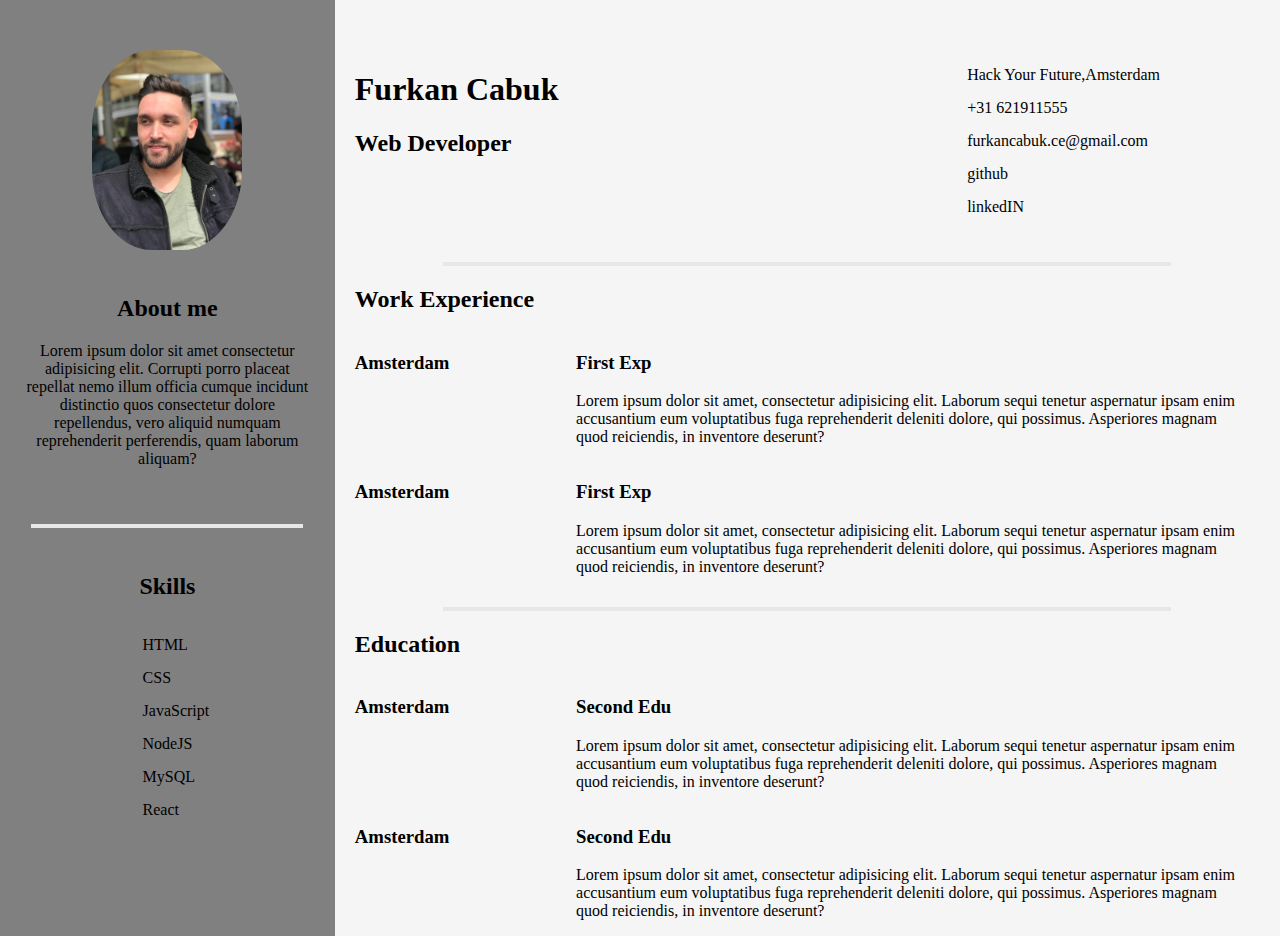
<file: week1/Digital Resume/index.html>
<!DOCTYPE html>
<html lang="en">
  <head>
    <meta charset="UTF-8" />
    <meta http-equiv="X-UA-Compatible" content="IE=edge" />
    <meta name="viewport" content="width=device-width, initial-scale=1.0" />
    <title>Document</title>
    <link rel="stylesheet" href="style.css" />
  </head>
  <body>
    <div class="main-div">
      <!-- LEFT PART-->
      <section class="section-left-part">
        <!-- PP DIV-->
        <div class="pp-div">
          <img src="images/pp.jpeg" alt="profile-pic" />
        </div>
        <!-- ABOUT ME-->
        <article class="article-about-me">
          <h2>About me</h2>
          <p>
            Lorem ipsum dolor sit amet consectetur adipisicing elit. Corrupti
            porro placeat repellat nemo illum officia cumque incidunt distinctio
            quos consectetur dolore repellendus, vero aliquid numquam
            reprehenderit perferendis, quam laborum aliquam?
          </p>
        </article>
        <hr />
        <!-- SKILLS-->
        <article class="article-skills">
          <h2>Skills</h2>
          <ul>
            <li>HTML</li>
            <li>CSS</li>
            <li>JavaScript</li>
            <li>NodeJS</li>
            <li>MySQL</li>
            <li>React</li>
          </ul>
        </article>
      </section>
      <!-- RIGHT PART-->
      <section class="section-right-part">
        <!-- Right Upper div-->
        <div class="rigt-upper-div">
          <!-- Name-->
          <div class="name">
            <h1>Furkan Cabuk</h1>
            <h2>Web Developer</h2>
          </div>
          <!-- Contact details-->
          <div class="contact-deatils">
            <ul>
              <li>Hack Your Future,Amsterdam</li>
              <li>+31 621911555</li>
              <li>furkancabuk.ce@gmail.com</li>
              <li>github</li>
              <li>linkedIN</li>
            </ul>
          </div>
        </div>
        <hr />
        <!--Right Mid Div-->
        <div class="rigt-mid-div">
          <section class="section-work-experience">
            <h2>Work Experience</h2>
            <div class="div-wrapper">
              <div class="place">
                <h3>Amsterdam</h3>
              </div>
              <article class="article-experience">
                <h3>First Exp</h3>
                <p>
                  Lorem ipsum dolor sit amet, consectetur adipisicing elit.
                  Laborum sequi tenetur aspernatur ipsam enim accusantium eum
                  voluptatibus fuga reprehenderit deleniti dolore, qui possimus.
                  Asperiores magnam quod reiciendis, in inventore deserunt?
                </p>
              </article>
            </div>

            <div class="div-wrapper">
              <div class="place">
                <h3>Amsterdam</h3>
              </div>
              <article class="article-experience">
                <h3>First Exp</h3>
                <p>
                  Lorem ipsum dolor sit amet, consectetur adipisicing elit.
                  Laborum sequi tenetur aspernatur ipsam enim accusantium eum
                  voluptatibus fuga reprehenderit deleniti dolore, qui possimus.
                  Asperiores magnam quod reiciendis, in inventore deserunt?
                </p>
              </article>
            </div>
          </section>
        </div>
        <div class="bottom">
          <hr />
          <section class="section-education">
            <h2>Education</h2>
            <div class="div-wrapper">
              <div class="place">
                <h3>Amsterdam</h3>
              </div>
              <article class="article-education">
                <h3>Second Edu</h3>
                <p>
                  Lorem ipsum dolor sit amet, consectetur adipisicing elit.
                  Laborum sequi tenetur aspernatur ipsam enim accusantium eum
                  voluptatibus fuga reprehenderit deleniti dolore, qui possimus.
                  Asperiores magnam quod reiciendis, in inventore deserunt?
                </p>
              </article>
            </div>
            <div class="div-wrapper">
              <div class="place">
                <h3>Amsterdam</h3>
              </div>
              <article class="article-education">
                <h3>Second Edu</h3>
                <p>
                  Lorem ipsum dolor sit amet, consectetur adipisicing elit.
                  Laborum sequi tenetur aspernatur ipsam enim accusantium eum
                  voluptatibus fuga reprehenderit deleniti dolore, qui possimus.
                  Asperiores magnam quod reiciendis, in inventore deserunt?
                </p>
              </article>
            </div>
          </section>
        </div>
      </section>
    </div>
  </body>
</html>
</file>
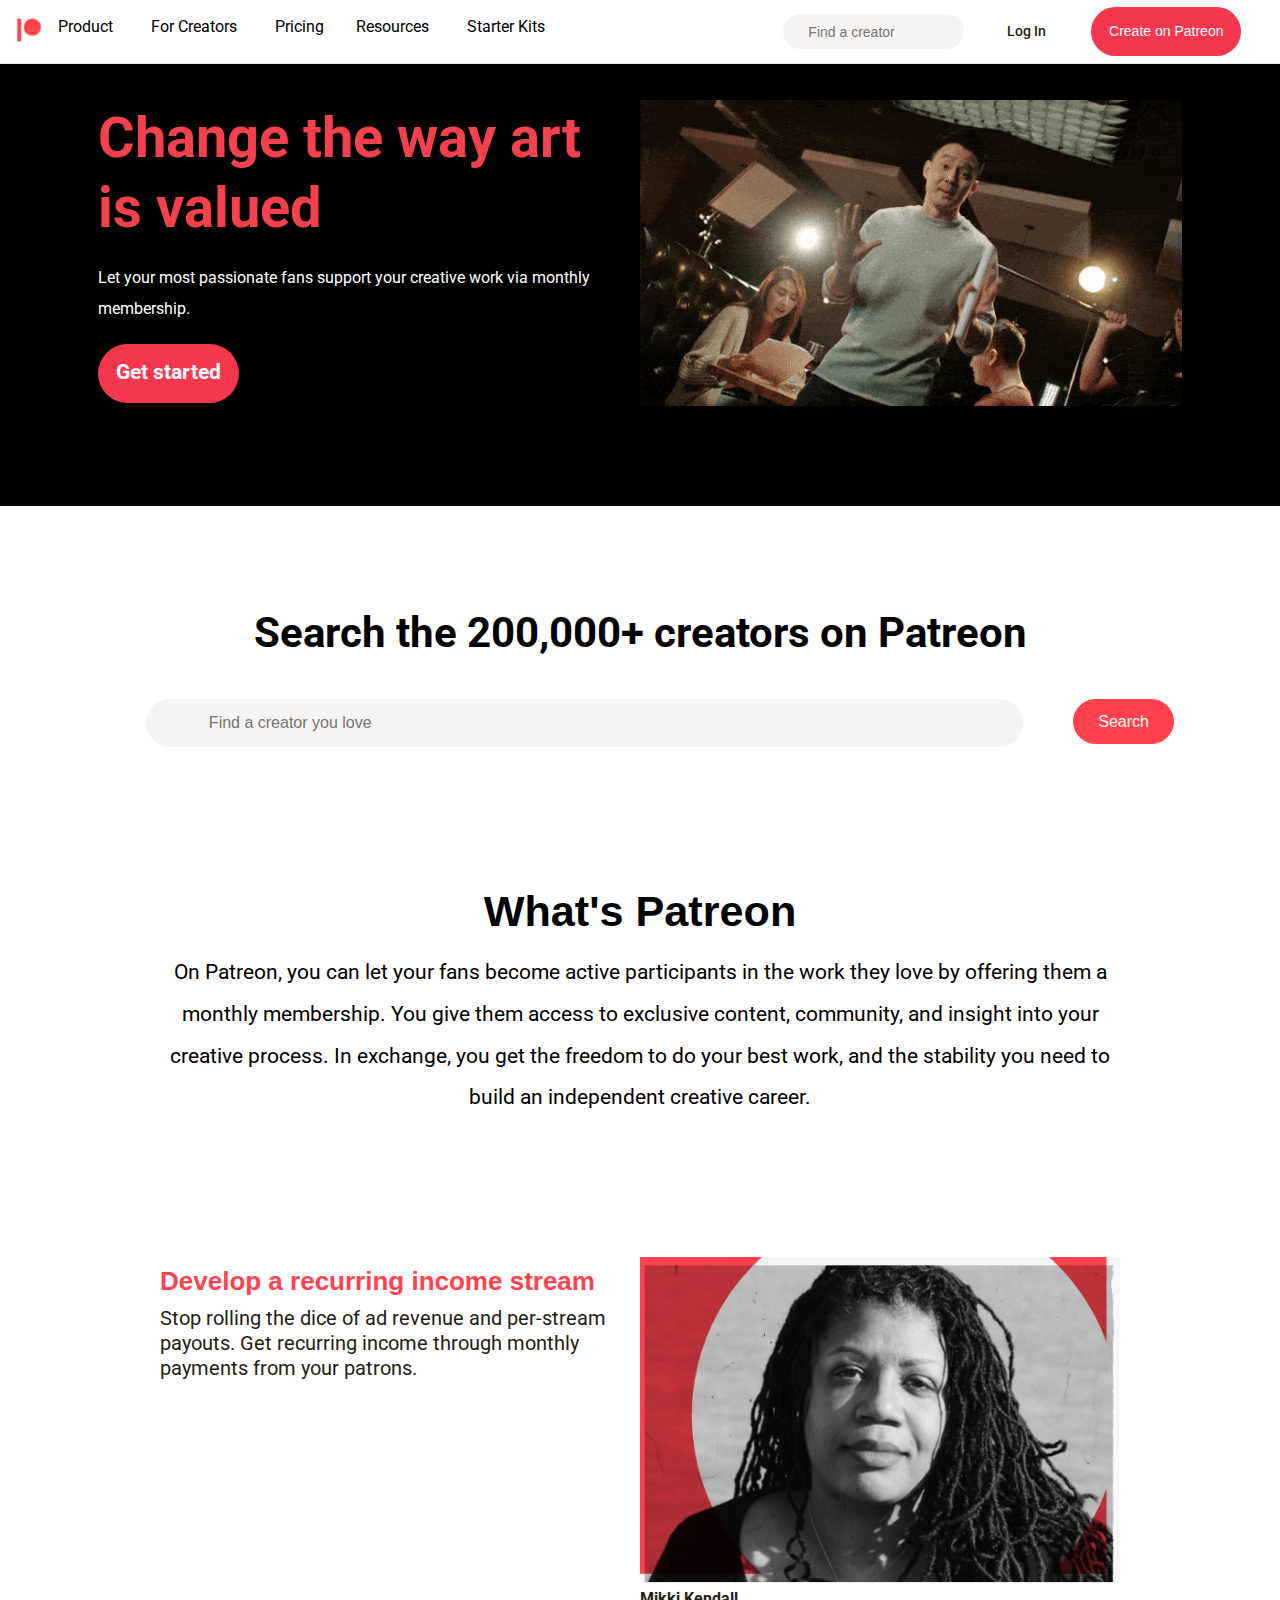
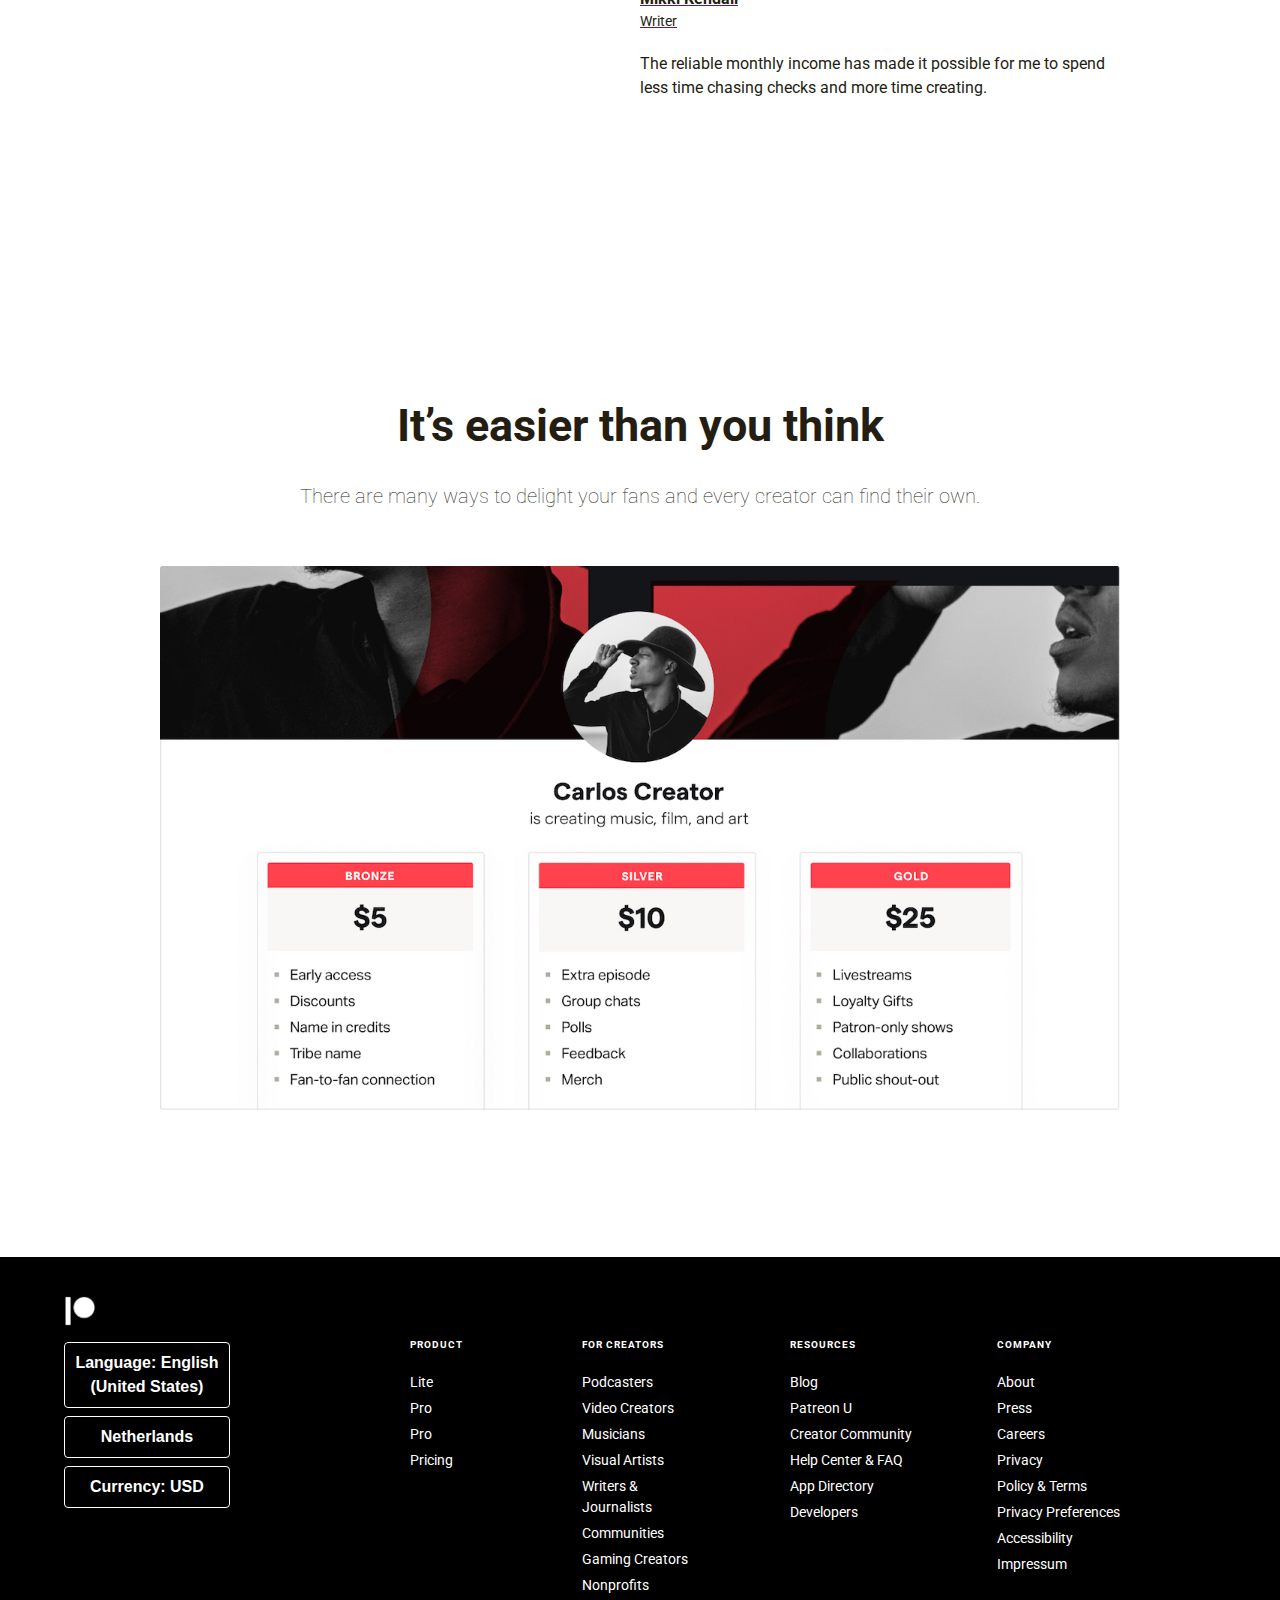
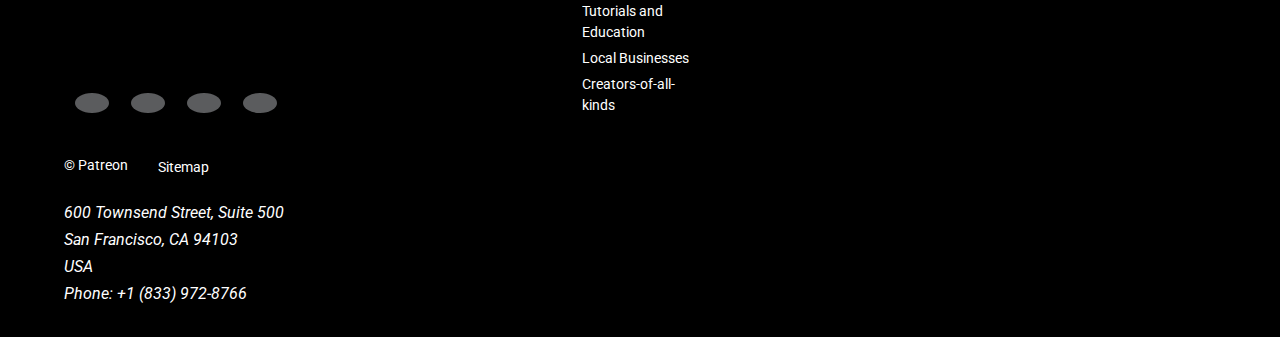
<file: week2/PATREON-clone/index.html>
<!DOCTYPE html>
<html lang="en">
  <head>
    <meta charset="UTF-8" />
    <meta http-equiv="X-UA-Compatible" content="IE=edge" />
    <meta name="viewport" content="width=device-width, initial-scale=1.0" />
    <title>Document</title>
    <link
      rel="stylesheet"
      href="https://pro.fontawesome.com/releases/v5.10.0/css/all.css"
      integrity="sha384-AYmEC3Yw5cVb3ZcuHtOA93w35dYTsvhLPVnYs9eStHfGJvOvKxVfELGroGkvsg+p"
      crossorigin="anonymous"
    />
    <link rel="stylesheet" href="style.css" />
  </head>
  <body>
    <!-- 1 HEADER-->
    <header>
      <div class="logo-navbar-find-login-createonpatreon-wrapper">
        <!-- LOGO NAVBAR-->
        <div class="logo-navbar-wrapper">
          <div class="logo-div">
            <img src="images/Digital-Patreon-Logo_FieryCoral.png" alt="logo" />
          </div>
          <div class="navbar-div">
            <ul>
              <li>Product<i class="fas fa-chevron-down down-arrow"></i></li>
              <li>
                For Creators<i class="fas fa-chevron-down down-arrow"></i>
              </li>
              <li>Pricing</li>
              <li>Resources<i class="fas fa-chevron-down down-arrow"></i></li>
              <li>Starter Kits</li>
            </ul>
          </div>
        </div>
        <!-- SEARCH BOX  -->
        <div class="lens-searchbox-wrapper">
          <div class="lens-div">
            <a href=""><i class="fas fa-search"></i></a>
          </div>
          <div class="searchbox-div">
            <input
              class="write-here"
              type="text"
              placeholder="Find a creator"
            />
          </div>
        </div>
        <!-- LOG IN CREATE ON  -->
        <div class="login-createbutton-wrapper">
          <div class="login-div">
            <a class="login-link" href="">Log In</a>
          </div>

          <button class="create-button">Create on Patreon</button>
        </div>
        <!-- HAMBURGER MENU -->
        <div class="menu-btn">
          <div class="menu-btn-burger"></div>
        </div>
      </div>
    </header>
    <!--2 SHOW SECTION  -->
    <section class="show-section">
      <div class="show-section-wrapper">
        <div class="show-section-left">
          <div class=""><h1>Change the way art is valued</h1></div>

          <div>
            <p>
              Let your most passionate fans support your creative work via
              monthly membership.
            </p>
          </div>

          <a href="">
            <div class="getstarted-div">
              <h2>Get started</h2>
            </div>
          </a>
        </div>
        <div class="show-section-right">
          <img src="images/video-thumbnail.gif" alt="gif" />
        </div>
      </div>
    </section>

    <!-- 3 SEARCH THE CREATORS SECTION -->
    <section class="search-creators-section">
      <div class="search-creators-section-wrapper">
        <div class="search-creators-section-heading">
          <h2>Search the 200,000+ creators on Patreon</h2>
        </div>
        <div class="searchbox-searchbutton">
          <div class="lens-searchbox-div">
            <div class="second-lens-div">
              <a href=""><i class="fas fa-search"></i></a>
            </div>
            <div class="searchbox-div">
              <input
                class="find-creator-you-love"
                type="search"
                name=""
                id=""
                placeholder="Find a creator you love"
              />
            </div>
          </div>

          <div class="button-div">
            <button class="searchbutton">Search</button>
          </div>
        </div>
      </div>
    </section>

    <!-- WHATS PATREON SECTION -->
    <section class="whats-patreon-section">
      <div class="whats-patreon-section-wrapper">
        <h2>What's Patreon</h2>
        <p>
          On Patreon, you can let your fans become active participants in the
          work they love by offering them a monthly membership. You give them
          access to exclusive content, community, and insight into your creative
          process. In exchange, you get the freedom to do your best work, and
          the stability you need to build an independent creative career.
        </p>
      </div>
    </section>

    <!-- WRITERS AND MOTIVATIONS SECTION -->
    <section class="writers-motivation-section">
      <div class="writers-motivation-section-writer-1">
        <div class="writers-img-name-exp-div-1">
          <div class="img-div">
            <img src="images/writer-1.jpeg" alt="writer-img" />
          </div>
          <div class="name-profession-rightarrow-div">
            <a href="">
              <div class="name-profession">
                <p class="name-profession-name">Mikki Kendall</p>
                <p class="name-profession-profession">Writer</p>
              </div>
            </a>
            <div class="right-arrow">
              <i class="fas fa-chevron-right"></i>
            </div>
          </div>
          <div class="exp-div">
            <p>
              The reliable monthly income has made it possible for me to spend
              less time chasing checks and more time creating.
            </p>
          </div>
        </div>
        <div class="writers-heading-motivation-div-1">
          <div class="writers-heading-div">
            <h2>Develop a recurring income stream</h2>
          </div>
          <div class="writers-motivation-div">
            <p>
              Stop rolling the dice of ad revenue and per-stream payouts. Get
              recurring income through monthly payments from your patrons.
            </p>
          </div>
        </div>
      </div>
    </section>

    <!-- ITS EASIER THAN YOU THINK -->
    <section class="its-easier-than-section">
      <div class="its-easier-than-wrapper">
        <div class="its-easier-than-h1-div">
          <h2>It’s easier than you think</h2>
        </div>
        <div class="its-easier-than-h2-div">
          <h2>
            There are many ways to delight your fans and every creator can find
            their own.
          </h2>
        </div>
        <div class="its-easier-than-img-div">
          <img src="images/carlos.jpeg" alt="" />
        </div>
      </div>
    </section>
    <!-- FOOTER -->

    <footer>
      <div class="footer-wrapper">
        <div class="footer-wrapper-up">
          <div class="footer-logo-language-country-div">
            <img src="images/logo-white.png" alt="" />
            <a href="">
              <button class="language-button">
                Language: English (United States)
              </button>
            </a>
            <a href="">
              <button class="country-button">Netherlands</button>
            </a>
            <a href="">
              <button class="currency-button">Currency: USD</button>
            </a>
          </div>
          <div class="footer-product-div">
            <h5>PRODUCT</h5>
            <ul>
              <li><a href="">Lite</a></li>
              <li><a href="">Pro</a></li>
              <li><a href="">Pro</a></li>
              <li><a href="">Pricing</a></li>
            </ul>
          </div>
          <div class="footer-forcreators-div">
            <h5>FOR CREATORS</h5>
            <ul>
              <li><a href="">Podcasters</a></li>
              <li><a href="">Video Creators</a></li>
              <li><a href="">Musicians</a></li>
              <li><a href="">Visual Artists</a></li>
              <li><a href="">Writers & Journalists</a></li>
              <li><a href="">Communities</a></li>
              <li><a href="">Gaming Creators</a></li>
              <li><a href="">Nonprofits</a></li>
              <li><a href="">Tutorials and Education</a></li>
              <li><a href="">Local Businesses</a></li>
              <li><a href="">Creators-of-all-kinds</a></li>
            </ul>
          </div>
          <div class="footer-resources-div">
            <h5>RESOURCES</h5>
            <ul>
              <li><a href="">Blog</a></li>
              <li><a href="">Patreon U</a></li>
              <li><a href="">Creator Community</a></li>
              <li><a href="">Help Center & FAQ</a></li>
              <li><a href="">App Directory</a></li>
              <li><a href="">Developers</a></li>
            </ul>
          </div>
          <div class="footer-company-div">
            <h5>COMPANY</h5>
            <ul>
              <li><a href="">About</a></li>
              <li><a href="">Press</a></li>
              <li><a href="">Careers</a></li>
              <li><a href="">Privacy</a></li>
              <li><a href="">Policy & Terms</a></li>
              <li><a href="">Privacy Preferences</a></li>
              <li><a href="">Accessibility</a></li>
              <li><a href="">Impressum</a></li>
            </ul>
          </div>
          <div class="footer-social-media-div">
            <ul>
              <li>
                <a href=""><i class="fab fa-twitter"></i></a>
              </li>
              <li>
                <a href=""> <i class="fab fa-facebook-square"></i></a>
              </li>
              <li>
                <a href=""> <i class="fab fa-instagram"></i></a>
              </li>
              <li>
                <a href=""><i class="fab fa-youtube-square"></i></a>
              </li>
            </ul>
          </div>
        </div>
        <div class="footer-address-div">
          <div class="footer-brand-div">
            <p>© Patreon</p>
            <a href="">Sitemap</a>
          </div>

          <address>
            <p>600 Townsend Street, Suite 500</p>
            <p>San Francisco, CA 94103</p>
            <p>USA</p>
            <p>Phone: +1 (833) 972-8766</p>
          </address>
        </div>
      </div>
    </footer>
  </body>
</html>
</file>
<file: week1/Digital Resume/style.css>
body {
  margin: 0;
  padding: 0;
  box-sizing: border-box;
  min-height: 100vh;
}
.main-div {
  display: flex;
}
.section-left-part {
  width: 27%;
  min-height: 100vh;
  background-color: gray;
}

.section-right-part {
  background-color: whitesmoke;
  min-height: 100vh;
  width: 73%;
  padding-left: 20px;
  padding-right: 20px;
}
.pp-div {
  display: flex;
  justify-content: center;
  align-items: center;
  padding-left: 25px;
  padding-right: 25px;
  margin-top: 50px;
}
.pp-div img {
  width: 150px;
  border-radius: 40%;
}

.article-about-me {
  text-align: center;
  padding: 25px;
}

hr {
  margin-top: 15px;
  border: 2px solid rgb(231, 231, 231);
  width: 80%;
}

.article-skills {
  margin-top: 25px;
  padding-left: 25px;
  padding-right: 25px;
  display: flex;
  flex-direction: column;
  align-items: center;
}

.article-skills ul {
  list-style: none;
  text-align: left;
  padding-inline-start: 17px;
}
.article-skills ul li {
  padding-bottom: 15px;
}

.rigt-upper-div {
  display: flex;
  justify-content: space-between;
  padding-top: 50px;
}

.contact-deatils {
  padding-right: 100px;
}
.contact-deatils ul {
  list-style: none;
}
.contact-deatils ul li {
  padding-bottom: 15px;
}

.div-wrapper {
  display: flex;
}
.place {
  width: 25%;
}
.article-experience {
  width: 75%;
  padding-right: 20px;
}
.article-education {
  width: 75%;
  padding-right: 20px;
}
</file>
<file: week2/PATREON-clone/style.css>
@import url("https://fonts.googleapis.com/css2?family=Roboto:wght@100;300;400;500;700&display=swap");
* {
  margin: 0;
  padding: 0;
  box-sizing: border-box;
}
body {
  font-family: "Roboto", sans-serif;
}
.logo-navbar-find-login-createonpatreon-wrapper {
  display: flex;
  flex-direction: row;
  height: 64px;
  padding: 0 16px 0 16px;
  width: 100%;
  align-items: center;
  border-bottom: 1px solid #e5e3dd;
  position: fixed;
  z-index: 9999;
  background-color: #ffffff;
}

.logo-navbar-wrapper {
  display: flex;
  width: 50%;
  color: black;
  align-content: center;
}
.logo-div img {
  height: 26px;
  width: 26px;
}

.navbar-div ul {
  display: flex;
  list-style: none;
}
.navbar-div ul li {
  display: flex;
  margin: auto 1rem;
}
.down-arrow {
  padding-left: 5px;
  font-weight: 100;
  font-size: 0.7rem;
  padding-top: 3px;
  padding-left: 6px;
}
.lens-searchbox-wrapper {
  display: flex;
  margin-left: auto;
  width: 25%;
  /* .... copied */
  background-color: rgb(245, 244, 242);
  border-radius: 9999px;
  cursor: default;
  padding: 0.5rem 0.75rem;
  width: auto;
}
.lens-div {
  width: 20%;
}
.lens-div .fas {
  color: #6f6c64;
  font-weight: 100;
}
.searchbox-div {
  width: 85%;
}
.write-here {
  background-color: rgb(245, 244, 242);
  border: 0px;
  font-weight: 500;
  line-height: 1rem;
  /* padding-left: 0.75rem; */
  text-overflow: ellipsis;
  /* transition: all 300ms cubic-bezier(0.19, 1, 0.22, 1) 0s; */
  width: 9.5rem;
  z-index: 900;
  font-size: 0.875rem;
  outline: none;
  margin-left: 5px;
}

.login-createbutton-wrapper {
  display: flex;
  justify-content: space-around;
  width: 24%;
  align-items: center;
}
.login-div {
  margin-left: 20px;
  text-align: center;
}
.login-link {
  border-radius: 4px;
  color: rgb(36, 30, 18);
  cursor: pointer;
  display: inline-block;
  font-weight: 500;
  max-width: 100%;
  overflow: hidden;
  text-decoration: none;
  text-overflow: ellipsis;
  /* transition: all 300ms cubic-bezier(0.19, 1, 0.22, 1) 0s; */
  vertical-align: bottom;
  font-size: 0.9rem;
  line-height: 1.5;
}
a {
  background-color: transparent;
}
.create-button {
  background-color: rgb(245, 55, 78);
  border-radius: 9999px;
  color: #fff;
  font-weight: 500;
  border: 2px solid transparent;
  line-height: 1.9rem;
  padding: 0.46875rem 1rem;
  font-size: 14px;
  text-align: center;
}

.create-button:hover {
  background-color: rgb(255, 255, 255);
  border-color: rgb(245, 55, 78);
  color: rgb(245, 55, 78);
}

.menu-btn {
  position: relative;
  display: flex;
  justify-content: center;
  align-items: center;
  width: 5%;
  height: 38px;
  cursor: pointer;
  transition: all 0.5s ease-in-out;
  display: none;
  /* border: 1px solid red; */
}
.menu-btn-burger {
  margin: 15px auto;
  width: 45%;
  height: 2px;
  background-color: gray;
  border-radius: 5px;
  box-shadow: 0 2px 5px rgba(255, 101, 47, 0.2);
  transition: all 0.5s ease-in-out;
}
.menu-btn-burger::before,
.menu-btn-burger::after {
  content: "";
  position: absolute;
  width: 45%;
  height: 2px;
  background-color: gray;
  border-radius: 5px;
  box-shadow: 0 2px 5px rgba(255, 101, 47, 0.2);
  transition: all 0.5s ease-in-out;
}
.menu-btn-burger::before {
  transform: translateY(-7px);
}
.menu-btn-burger::after {
  transform: translateY(7px);
}

/* 2 SHOW SECTION */
.show-section {
  display: flex;
  width: 100%;
  height: 506px;
  background-color: black;
  border: 1px solid black;
  align-items: center;
  justify-content: center;
}

.show-section-wrapper {
  display: flex;
  width: 85%;
  height: 100%;
  border: 1px solid black;
}
.show-section-left {
  width: 50%;
  color: rgb(245, 55, 78);
  display: flex;
  flex-direction: column;
  justify-content: center;
  padding-right: 20px;
}

.show-section-left h1 {
  color: #f5414e;
  font-weight: 700px;
  font-size: 3.5rem;
  line-height: 70px;
  text-align: left;
  text-decoration: none solid rgb(255, 66, 77);
}
.show-section-left p {
  margin-top: 20px;
  font-size: 1rem;
  line-height: 1.9rem;
  text-decoration: none solid rgb(255, 255, 255);
  color: #ffffff;
  margin-bottom: 20px;
}

.getstarted-div {
  display: inline-block;
  background-color: rgb(245, 55, 78);
  border-radius: 9999px;
  color: #fff;
  font-weight: 500;
  border: 2px solid transparent;
  line-height: 1.9;
  padding: 0.46875rem 1rem;
  font-size: 0.875rem;
  text-align: center;
}

.show-section-right {
  width: 50%;
  display: flex;
  justify-content: center;
  align-items: center;
}
.show-section-right img {
  width: 100%;
}

/* SEARCH CREATOR SECTION */
.search-creators-section {
  width: 100%;
  height: 342px;
  display: flex;
  align-items: center;
  justify-content: center;
}

.search-creators-section-wrapper {
  width: 85%;
  height: 100%;
  display: flex;
  flex-direction: column;
  align-items: center;
  justify-content: center;
}
.search-creators-section-heading {
  width: 100%;
  margin-bottom: 40px;
}

.search-creators-section-heading h2 {
  font-weight: 700px;
  font-size: 42px;
  line-height: 52.5px;
  text-align: center;
  text-decoration: none solid rgb(36, 30, 18);
}
.searchbox-searchbutton {
  display: flex;
  width: 100%;
}

.lens-searchbox-div {
  width: 90%;
  margin-left: 50px;
  display: flex;
  width: 100%;
  background-color: rgb(245, 244, 242);
  font-weight: 500;
  line-height: 3rem;
  /* padding-left: 0.75rem; */
  /* transition: all 300ms cubic-bezier(0.19, 1, 0.22, 1) 0s; */
  border-radius: 30px;
}
.second-lens-div {
  width: 5%;
  margin-left: 20px;
}
.searchbox-div {
  width: 95%;
}
.find-creator-you-love {
  width: 100%;
  /* background-color: rgb(245, 244, 242); */
  background-color: transparent;
  font-size: 1rem;
  text-overflow: ellipsis;
  /* transition: all 300ms cubic-bezier(0.19, 1, 0.22, 1) 0s; */
  border: 0px;
  outline: none;
}
.button-div {
  width: 10%;
  margin-left: 50px;
  margin-right: 10px;
  z-index: 900;
}

.searchbutton {
  -webkit-box-align: center;
  align-items: center;
  backface-visibility: hidden;
  background-color: rgb(255, 66, 77);
  border-radius: 9999px;
  border: 1px solid rgb(255, 66, 77);
  box-sizing: border-box;
  cursor: pointer;
  display: inline-flex;
  font-weight: 500;
  height: unset;
  -webkit-box-pack: center;
  justify-content: center;
  padding: 0.78125rem 1.5rem;
  position: relative;
  pointer-events: unset;
  text-align: center;
  text-decoration: none;
  text-transform: none;
  /* transition: all 300ms cubic-bezier(0.19, 1, 0.22, 1) 0s; */
  user-select: none;
  white-space: unset;
  width: 100%;
  color: rgb(255, 255, 255);
  font-size: 1rem;
}

/* WHATS PATREON SECTION */

.whats-patreon-section {
  width: 100%;
  height: 309px;
  display: flex;
  align-items: center;
  justify-content: center;
}
.whats-patreon-section-wrapper {
  width: 75%;
  height: 100%;
  display: flex;
  flex-direction: column;
  align-items: center;
  justify-content: center;
  text-align: center;
}
.whats-patreon-section-wrapper h2 {
  font-family: Walshelm, sans-serif;
  font-size: 2.7rem;
  font-weight: 700;
  line-height: 3.2rem;
  margin-bottom: 15px;
}
.whats-patreon-section-wrapper p {
  font-size: 1.3rem;
  line-height: 2.6rem;
}

/* WRITERS AND MOTIVATIONS SECTION */
.writers-motivation-section {
  margin-top: 100px;
  width: 100%;
  height: 600px;
  display: flex;
  flex-direction: column;
  align-items: center;
}

.writers-motivation-section-writer-1 {
  width: 75%;
  height: 100%;
  display: flex;
}
.writers-img-name-exp-div-1 {
  width: 50%;
  height: 100%;
  order: 2;
}
.writers-img-name-exp-div-1 img {
  width: 100%;
}
.name-profession-rightarrow-div {
  display: flex;
  margin-bottom: 20px;
}
.name-profession {
  margin-right: 17px;
}
.name-profession-name {
  margin-bottom: 5px;
  color: rgb(36, 30, 18);
  margin: 0px;
  position: relative;
  /* transition: all 300ms cubic-bezier(0.19, 1, 0.22, 1) 0s; */
  font-weight: 700;
  font-size: 1rem;
  line-height: 1.5;
}
.name-profession-profession {
  color: rgb(36, 30, 18);
  margin: 0px;
  position: relative;
  /* transition: all 300ms cubic-bezier(0.19, 1, 0.22, 1) 0s; */
  font-weight: 400;
  font-size: 0.875rem;
  line-height: 1.5;
}
.right-arrow {
  display: flex;
  justify-content: center;
  align-items: center;
}
.right-arrow i {
  color: red;
}

.exp-div {
  color: rgb(36, 30, 18);

  position: relative;
  transition: all 300ms cubic-bezier(0.19, 1, 0.22, 1) 0s;
  font-weight: 400;
  margin: 0.5rem 0rem;
  font-size: 1rem;
  line-height: 1.5;
}
.writers-heading-motivation-div-1 {
  width: 50%;
  height: 100%;
}
.writers-heading-div h2 {
  color: rgb(255, 66, 77);
  font-family: Walsheim, sans-serif;
  position: relative;
  transition: all 300ms cubic-bezier(0.19, 1, 0.22, 1) 0s;
  font-weight: 700;
  margin: 0.5rem 0rem;
  font-size: 1.625rem;
  line-height: 1.25;
}
.writers-motivation-div p {
  color: rgb(36, 30, 18);

  position: relative;
  transition: all 300ms cubic-bezier(0.19, 1, 0.22, 1) 0s;
  font-size: 1.25rem;
  line-height: 1.25;
  font-weight: 400;
  margin: 0.5rem 0rem;
}

/* ITS EASIER THAN YOU THINK */

.its-easier-than-section {
  width: 100%;
  height: 1000px;
  display: flex;
  flex-direction: column;
  align-items: center;
  justify-content: center;
}

.its-easier-than-wrapper {
  width: 75%;
}
.its-easier-than-h1-div {
  display: flex;
  flex-direction: column;
  align-items: center;
  justify-content: center;
  width: 100%;
  margin-bottom: 15px;
}

.its-easier-than-h1-div h2 {
  color: #241e12;
  font-size: 2.8rem;
  font-weight: 700;
  line-height: 3.2rem;
  text-align: center;
}
.its-easier-than-h2-div {
  display: flex;
  flex-direction: column;
  align-items: center;
  justify-content: center;
  width: 100%;
  margin-bottom: 40px;
}
.its-easier-than-h2-div h2 {
  color: #241e12;
  font-size: 1.25rem;
  line-height: 3.7rem;
  text-align: center;
  font-weight: 100;
}
.its-easier-than-img-div {
  width: 100%;
}
.its-easier-than-img-div img {
  width: 100%;
}

/* FOOTER */

footer {
  width: 100%;
  height: 680px;
  display: flex;
  justify-content: center;
  align-items: center;
  background-color: black;
  font-size: 1rem;
  padding-bottom: 30px;
  padding-top: 20px;
}

.footer-wrapper {
  width: 90%;
  height: 100%;
  display: flex;
  flex-direction: column;
}
.footer-wrapper-up {
  height: 480px;
  width: 100%;
  display: flex;
  align-items: flex-start;
  flex-wrap: wrap;
}
.footer-wrapper-up h5 {
  color: rgb(255, 255, 255);
  letter-spacing: 0.1em;
  margin: 0px;
  text-transform: uppercase;
  transition: all 300ms cubic-bezier(0.19, 1, 0.22, 1) 0s;
  text-align: left;
  font-weight: 700;
  font-size: 0.625rem;
  line-height: 1.5;
  margin-top: 60px;
  margin-bottom: 20px;
}
.footer-wrapper-up a {
  border-radius: 4px;
  color: rgb(255, 255, 255);
  cursor: pointer;
  display: inline-block;
  font-weight: 400;
  max-width: 60%;
  overflow: hidden;
  text-decoration: none;
  text-overflow: ellipsis;
  transition: all 300ms cubic-bezier(0.19, 1, 0.22, 1) 0s;
  vertical-align: bottom;
  font-size: 0.875rem;
  line-height: 1.5;
  background-color: transparent;
  padding-bottom: 5px;
}
.footer-logo-language-country-div {
  height: 400px;
  width: 30%;
  display: flex;
  flex-direction: column;
}
.footer-logo-language-country-div img {
  width: 32px;
  margin-bottom: 15px;
  margin-top: 18px;
}
.language-button {
  margin-left: 0;
  background-color: transparent;
  border: 1px solid rgb(255, 255, 255);
  border-radius: 4px;
  cursor: pointer;
  padding: 0.5rem;
  width: 80%;
  color: rgb(255, 255, 255);
  transition: all 300ms cubic-bezier(0.19, 1, 0.22, 1) 0s;
  font-weight: 700;
  font-size: 1rem;
  line-height: 1.5;
  margin-bottom: 3px;
}
.country-button {
  background-color: transparent;
  border: 1px solid rgb(255, 255, 255);
  border-radius: 4px;
  cursor: pointer;
  padding: 0.5rem;
  width: 80%;
  color: rgb(255, 255, 255);
  transition: all 300ms cubic-bezier(0.19, 1, 0.22, 1) 0s;
  font-weight: 700;
  font-size: 1rem;
  line-height: 1.5;
  margin-bottom: 3px;
}
.currency-button {
  background-color: transparent;
  border: 1px solid rgb(255, 255, 255);
  border-radius: 4px;
  cursor: pointer;
  padding: 0.5rem;
  width: 80%;
  color: rgb(255, 255, 255);
  margin: 0px;
  transition: all 300ms cubic-bezier(0.19, 1, 0.22, 1) 0s;
  font-weight: 700;
  font-size: 1rem;
  line-height: 1.5;
}

.footer-product-div {
  width: 15%;
  height: 400px;
}

.footer-forcreators-div {
  width: 18%;
  height: 400px;
}
.footer-resources-div {
  width: 18%;
  height: 400px;
}

.footer-company-div {
  width: 18%;
  height: 400px;
}

.footer-social-media-div {
  width: 50%;
  height: 48px;
}
.footer-social-media-div ul {
  display: flex;
}
.footer-social-media-div ul li {
  /* border: 1px solid green; */
  list-style: none;
}
.footer-social-media-div ul li a {
  padding: 10px;
  border-radius: 50%;
  display: flex;
  justify-content: center;
  align-items: center;
  margin: 0 auto;
  background-color: #5b5c5e;
}
.footer-social-media-div ul li a:hover {
  background-color: #c2c4c7;
}
.footer-social-media-div .fab {
  width: 2.25rem;
  color: white;
  /* align-items: center;
  background-color: rgba(255, 255, 255, 0.15);
  border-radius: 50%;
  display: flex;
  height: 2.25rem;
  -webkit-box-pack: center;
  justify-content: center;
  min-width: 2.25rem;
  
  transition: all 300ms cubic-bezier(0.19, 1, 0.22, 1) 0s;
  margin-right: 10px; */
}
.footer-address-div {
  width: 40%;
  height: 100px;
  display: flex;
  flex-direction: column;
  justify-content: flex-start;
  color: rgb(255, 255, 255);
}
.footer-brand-div {
  width: 100%;
  display: flex;
  margin-bottom: 20px;
}
.footer-brand-div p {
  margin-right: 30px;
  font-size: 0.9rem;
}
.footer-brand-div a {
  border-radius: 4px;
  color: rgb(255, 255, 255);
  cursor: pointer;
  display: inline-block;
  font-weight: 400;
  max-width: 60%;
  overflow: hidden;
  text-decoration: none;
  text-overflow: ellipsis;
  transition: all 300ms cubic-bezier(0.19, 1, 0.22, 1) 0s;
  vertical-align: bottom;
  font-size: 0.875rem;
  line-height: 1.5;
  background-color: transparent;
  padding-bottom: 5px;
}

address p {
  margin-bottom: 8px;
}

@media only screen and (min-width: 768px) and (max-width: 1024px) {
  .logo-navbar-find-login-createonpatreon-wrapper {
    height: 128px;
    border: 1px solid red;
    flex-wrap: wrap;
    justify-content: space-between;
  }

  .navbar-div {
    display: none;
  }
  .login-createbutton-wrapper {
    /* border: 1px solid red; */
    height: 4rem;
    width: 44%;
    justify-content: flex-end;
  }
  .login-div {
    margin-right: 20px;
  }

  .menu-btn {
    display: block;
  }
  .lens-searchbox-wrapper {
    order: 2;
    width: 100%;
    margin-bottom: 10px;
  }
  .lens-div {
    width: 4%;
  }

  /* SHOW SECTION */

  .show-section {
    height: 700px;
  }

  footer {
    height: 1450px;
  }
  .footer-wrapper-up {
    flex-wrap: wrap;
    height: 1200px;
  }
  .footer-logo-language-country-div {
    width: 100%;
    height: 220px;
  }
  .footer-product-div {
    width: 50%;
    height: 220px;
  }
  .footer-forcreators-div {
    width: 50%;
  }
  .footer-resources-div {
    width: 50%;
  }
  .footer-company-div {
    width: 50%;
  }

  .footer-social-media-div ul {
    width: 100%;
  }
}

@media only screen and (max-width: 767px) {
  .logo-navbar-find-login-createonpatreon-wrapper {
    height: 128px;
    border: 1px solid red;
    flex-wrap: wrap;
  }
  .logo-navbar-wrapper {
    width: 10%;
  }
  .navbar-div {
    display: none;
  }
  .login-createbutton-wrapper {
    /* border: 1px solid red; */
    height: 4rem;
    width: 60%;
    justify-content: flex-end;
    margin-left: auto;
  }
  .login-div {
    margin-right: 20px;
  }

  .menu-btn {
    display: block;
  }
  .lens-searchbox-wrapper {
    order: 2;
    width: 100%;
    margin-bottom: 10px;
  }
  .lens-div {
    width: 4%;
  }

  /* SHOW SECTION */

  .show-section {
    height: 950px;
    padding-top: 160px;
  }
  .show-section-wrapper {
    display: flex;
    flex-wrap: wrap;
  }
  .show-section-left {
    display: flex;
    width: 100%;
    margin-bottom: 65px;
  }
  .show-section-left h1 {
    font-size: 2.6rem;
  }
  .show-section-right {
    width: 100%;
    align-items: flex-start;
  }
  .searchbox-searchbutton {
    display: flex;
    flex-direction: column;
    justify-content: center;
    align-items: center;
    width: 100%;
  }
  .lens-searchbox-div {
    margin-left: 0;
    margin-bottom: 10px;
  }
  .second-lens-div .fas {
    color: #6f6c64;
    font-weight: 100;
  }
  .button-div {
    width: 100%;
    margin-left: 0;
    margin-right: 0;
  }

  /* WRITERS MOTIVATION SECTION */

  .writers-motivation-section-writer-1 {
    width: 95%;
    display: flex;
    flex-direction: column;
    justify-content: center;
    align-items: center;

    margin-top: 40px;
  }
  .writers-img-name-exp-div-1 {
    width: 100%;
    height: 100%;
    order: 2;
  }

  .name-profession {
    margin-right: 17px;
  }

  .writers-heading-motivation-div-1 {
    width: 100%;
    height: 100%;
    margin-bottom: 30px;
  }
  .writers-heading-div h1 {
    color: rgb(255, 66, 77);
    font-family: Walsheim, sans-serif;
    position: relative;
    transition: all 300ms cubic-bezier(0.19, 1, 0.22, 1) 0s;
    font-weight: 700;
    margin: 0.5rem 0rem;
    font-size: 1.625rem;
    line-height: 1.25;
  }
  .writers-motivation-div p {
    color: rgb(36, 30, 18);

    position: relative;
    transition: all 300ms cubic-bezier(0.19, 1, 0.22, 1) 0s;
    font-size: 1.25rem;
    line-height: 1.25;
    font-weight: 400;
    margin: 0.5rem 0rem;
  }
  footer {
    height: 1450px;
  }
  .footer-wrapper-up {
    flex-wrap: wrap;
    height: 1200px;
  }
  .footer-logo-language-country-div {
    width: 100%;
    height: 220px;
  }
  .footer-product-div {
    width: 50%;
    height: 220px;
  }
  .footer-forcreators-div {
    width: 50%;
  }
  .footer-resources-div {
    width: 50%;
  }
  .footer-company-div {
    width: 50%;
  }
  .footer-social-media-div ul {
    width: 100%;
  }
}
</file>
